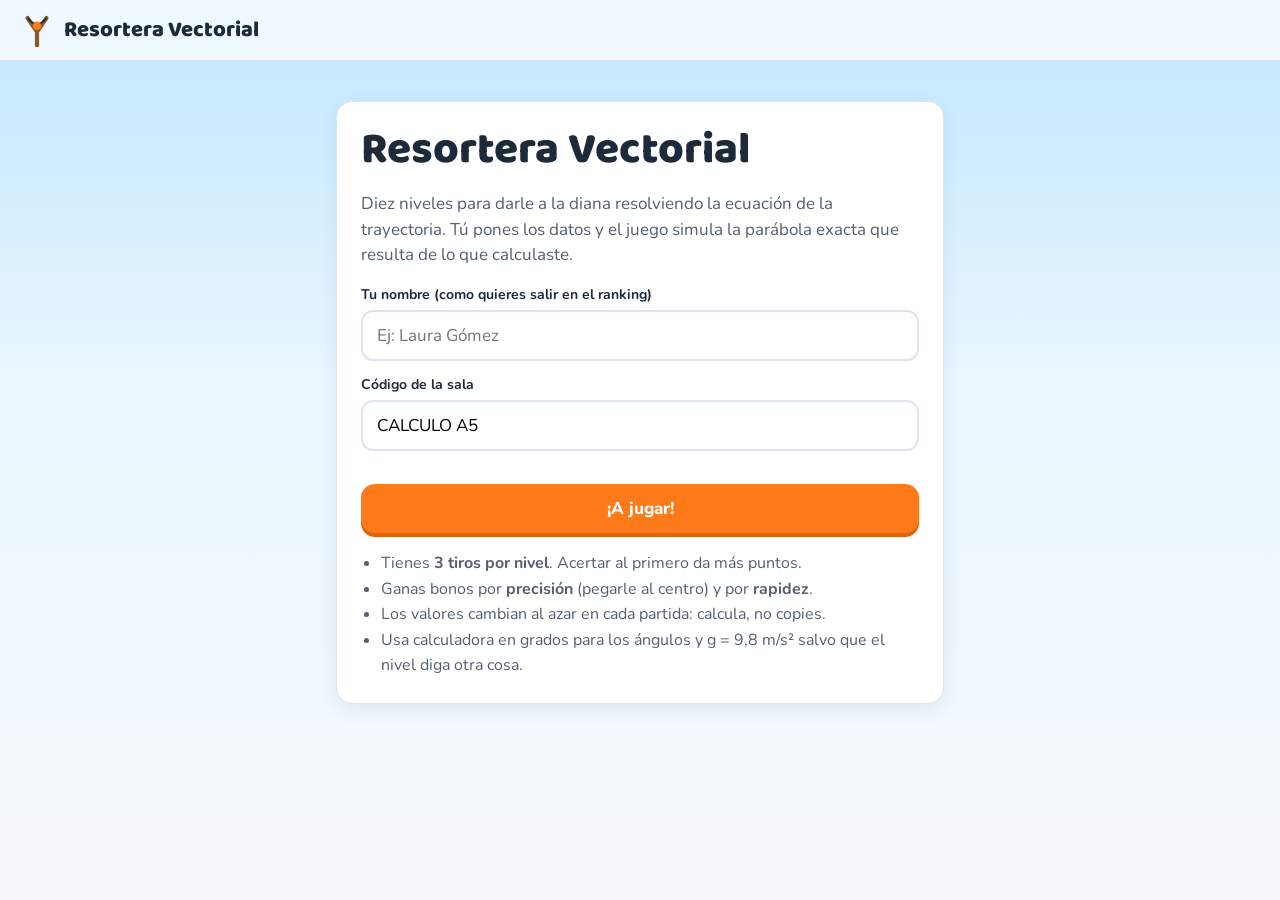
<file: index.html>
<!DOCTYPE html>
<html lang="es">
<head>
  <meta charset="utf-8" />
  <meta name="viewport" content="width=device-width, initial-scale=1" />
  <title>Resortera Vectorial · Cálculo Vectorial</title>
  <link rel="preconnect" href="https://fonts.googleapis.com" />
  <link rel="preconnect" href="https://fonts.gstatic.com" crossorigin />
  <link href="https://fonts.googleapis.com/css2?family=Baloo+2:wght@600;800&family=Nunito:wght@400;600;700;800;900&display=swap" rel="stylesheet" />
  <link rel="stylesheet" href="vendor/katex/katex.min.css" />
  <link rel="stylesheet" href="css/styles.css" />
</head>
<body>
  <header class="barra">
    <div class="logo">
      <svg viewBox="0 0 40 40" aria-hidden="true"><path d="M20 38V22M20 22L9 6M20 22L31 6" stroke="#8a5a2b" stroke-width="5" stroke-linecap="round" fill="none"/><path d="M9 6Q20 20 31 6" stroke="#1d2a3a" stroke-width="2" fill="none"/><circle cx="20" cy="15" r="5" fill="#ff7a1a"/></svg>
      Resortera Vectorial
    </div>
    <div class="espacio"></div>
    <span class="pill" id="pJugador" hidden></span>
    <span class="pill" id="pNivel" hidden></span>
    <span class="pill" id="pPuntos" hidden>Puntos: <b id="puntosTotal">0</b></span>
    <span class="pill modo-local" id="pModo" hidden>Modo local (sin nube)</span>
  </header>

  <!-- INICIO -->
  <section class="pantalla activa" id="sInicio">
    <div class="centro">
      <div class="tarjeta hero">
        <h1>Resortera Vectorial</h1>
        <p>Diez niveles para darle a la diana resolviendo la ecuación de la trayectoria. Tú pones los datos y el juego simula la parábola exacta que resulta de lo que calculaste.</p>
        <form id="formInicio" autocomplete="off">
          <div class="campo">
            <label for="inNombre">Tu nombre (como quieres salir en el ranking)</label>
            <input id="inNombre" maxlength="40" required placeholder="Ej: Laura Gómez" />
          </div>
          <div class="campo">
            <label for="inSala">Código de la sala</label>
            <input id="inSala" maxlength="30" required placeholder="Lo da el profe" />
          </div>
          <div class="error" id="errInicio"></div>
          <button class="btn ancho" type="submit">¡A jugar!</button>
        </form>
        <ul class="reglas">
          <li>Tienes <b>3 tiros por nivel</b>. Acertar al primero da más puntos.</li>
          <li>Ganas bonos por <b>precisión</b> (pegarle al centro) y por <b>rapidez</b>.</li>
          <li>Los valores cambian al azar en cada partida: calcula, no copies.</li>
          <li>Usa calculadora en grados para los ángulos y g = 9,8 m/s² salvo que el nivel diga otra cosa.</li>
        </ul>
      </div>
    </div>
  </section>

  <!-- JUEGO -->
  <section class="pantalla" id="sJuego">
    <div class="juego">
      <div class="tarjeta lienzo">
        <canvas id="cv" width="1200" height="700" aria-label="Escena del lanzamiento"></canvas>
        <div class="leyenda">
          <span><i style="background:#ff7a1a"></i>trayectoria r(t)</span>
          <span><i style="background:#2b6fd6"></i>velocidad r′(t)</span>
          <span><i style="background:#e04848"></i>aceleración r″(t)</span>
          <span><i style="background:#9aa5b1"></i>tiros anteriores</span>
        </div>
      </div>
      <div class="panel">
        <div class="tarjeta">
          <span class="chip" id="lvTema"></span>
          <h2 id="lvTitulo"></h2>
        </div>
        <div class="tarjeta">
          <p class="seccion-t">Lo que ves</p>
          <div class="datos" id="lvDatos"></div>
        </div>
        <div class="tarjeta">
          <p class="seccion-t">La idea</p>
          <p class="idea" id="lvIdea"></p>
          <div class="formulas" id="lvFormulas" style="margin-top:12px"></div>
        </div>
        <div class="tarjeta">
          <p class="seccion-t">Tu respuesta</p>
          <form id="formTiro" autocomplete="off">
            <div class="entradas" id="lvEntradas"></div>
            <div class="acciones" style="margin-top:14px">
              <button class="btn" id="btnLanzar" type="submit">Lanzar</button>
              <div class="intentos" id="lvIntentos"></div>
            </div>
          </form>
          <div class="feedback" id="lvFeedback" style="margin-top:12px"></div>
          <button class="btn verde ancho" id="btnSiguiente" type="button" style="margin-top:12px" hidden>Siguiente nivel</button>
        </div>
      </div>
    </div>
  </section>

  <!-- FINAL -->
  <section class="pantalla" id="sFinal">
    <div class="centro" style="max-width:760px">
      <div class="tarjeta final">
        <h1>¡Partida terminada!</h1>
        <p id="finNombre" style="color:var(--tinta-suave);font-weight:700"></p>
        <div class="total-grande" id="finTotal">0</div>
        <table class="tabla" id="finTabla"></table>
        <div class="estado-guardado" id="finEstado"></div>
        <div class="acciones" style="margin-top:18px">
          <button class="btn" id="btnOtra" type="button">Jugar otra vez</button>
        </div>
      </div>
    </div>
  </section>

  <script src="vendor/katex/katex.min.js"></script>
  <script src="vendor/supabase.js"></script>
  <script src="js/config.js"></script>
  <script src="js/store.js"></script>
  <script src="js/levels.js"></script>
  <script src="js/game.js"></script>
</body>
</html>
</file>
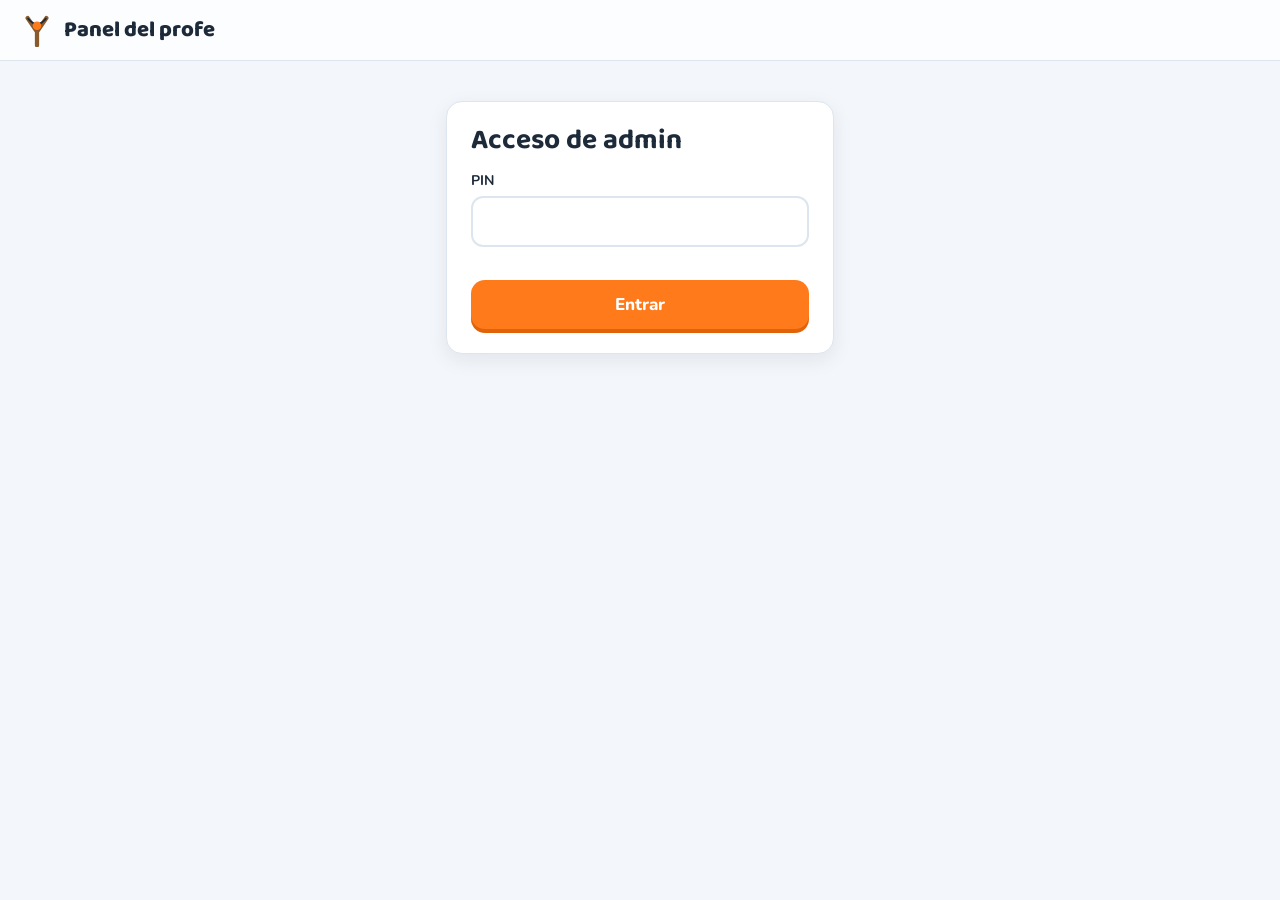
<file: admin.html>
<!DOCTYPE html>
<html lang="es">
<head>
  <meta charset="utf-8" />
  <meta name="viewport" content="width=device-width, initial-scale=1" />
  <title>Panel del profe · Resortera Vectorial</title>
  <link rel="preconnect" href="https://fonts.googleapis.com" />
  <link rel="preconnect" href="https://fonts.gstatic.com" crossorigin />
  <link href="https://fonts.googleapis.com/css2?family=Baloo+2:wght@600;800&family=Nunito:wght@400;600;700;800;900&display=swap" rel="stylesheet" />
  <link rel="stylesheet" href="css/styles.css" />
  <style>
    body { background: #f3f6fa; }
    .wrap { max-width: 1400px; margin: 0 auto; padding: 18px; display: flex; flex-direction: column; gap: 16px; }
    .filtros { display: flex; flex-wrap: wrap; gap: 12px; align-items: end; }
    .filtros .campo { margin: 0; min-width: 160px; }
    .filtros select, .filtros input { padding: 10px 12px; border: 2px solid var(--borde); border-radius: 12px; font-size: 15px; background: #fff; font-weight: 700; }
    .kpis { display: grid; grid-template-columns: repeat(5, minmax(0, 1fr)); gap: 12px; }
    .kpi { background: #fff; border: 1px solid var(--borde); border-radius: var(--radio); padding: 14px 16px; }
    .kpi .l { font-size: 12px; font-weight: 800; text-transform: uppercase; letter-spacing: .06em; color: var(--tinta-suave); }
    .kpi .n { font-family: 'Baloo 2'; font-size: 34px; font-weight: 800; line-height: 1.1; margin-top: 4px; font-variant-numeric: tabular-nums; }
    .grid2 { display: grid; grid-template-columns: minmax(0, 1.5fr) minmax(0, 1fr); gap: 16px; align-items: start; }
    .tabla tr:hover td { background: #fafcff; }
    .medalla { display: inline-grid; place-items: center; width: 26px; height: 26px; border-radius: 50%; font-weight: 900; font-size: 13px; background: #eef2f6; }
    .m1 { background: #ffd54a; } .m2 { background: #d5dbe2; } .m3 { background: #e6b183; }
    .barra-n { display: grid; grid-template-columns: 170px 1fr 60px; gap: 10px; align-items: center; font-size: 14px; margin: 8px 0; }
    .barra-n .track { height: 14px; background: #eef2f6; border-radius: 7px; overflow: hidden; }
    .barra-n .fill { height: 100%; border-radius: 7px; background: var(--verde); }
    .barra-n .sub { grid-column: 2 / 4; font-size: 12px; color: var(--tinta-suave); margin-top: -6px; }
    .feed { font-size: 14px; max-height: 420px; overflow: auto; }
    .feed div { padding: 7px 0; border-bottom: 1px solid var(--borde); display: flex; gap: 8px; }
    .feed .hora { color: var(--tinta-suave); font-variant-numeric: tabular-nums; min-width: 64px; }
    .estado { font-size: 13px; color: var(--tinta-suave); font-weight: 700; }
    .vacio { color: var(--tinta-suave); padding: 24px; text-align: center; }
    /* proyector */
    #proyector { position: fixed; inset: 0; background: linear-gradient(180deg, #1d2a3a, #2b3f5a); color: #fff; z-index: 50; display: none; padding: 32px 48px; overflow: auto; }
    #proyector.on { display: block; }
    #proyector h1 { font-size: 48px; text-align: center; }
    #proyector .sub { text-align: center; opacity: .7; font-weight: 700; font-size: 18px; }
    .podio { display: flex; justify-content: center; align-items: flex-end; gap: 24px; margin: 36px 0 28px; }
    .podio .col { text-align: center; width: 260px; }
    .podio .nom { font-family: 'Baloo 2'; font-size: 28px; font-weight: 800; line-height: 1.1; word-break: break-word; }
    .podio .pts { font-size: 22px; font-weight: 800; opacity: .85; margin: 4px 0 10px; }
    .podio .bloque { border-radius: 14px 14px 0 0; display: grid; place-items: center; font-family: 'Baloo 2'; font-size: 56px; font-weight: 800; color: #1d2a3a; }
    .lista-proy { max-width: 900px; margin: 0 auto; font-size: 22px; }
    .lista-proy div { display: grid; grid-template-columns: 60px 1fr auto; padding: 8px 14px; border-bottom: 1px solid rgba(255,255,255,.12); }
    .cerrar-proy { position: fixed; top: 16px; right: 20px; z-index: 51; }
    @media (max-width: 1000px) { .kpis { grid-template-columns: repeat(2, 1fr); } .grid2 { grid-template-columns: 1fr; } }
  </style>
</head>
<body>
  <header class="barra">
    <div class="logo">
      <svg viewBox="0 0 40 40" aria-hidden="true"><path d="M20 38V22M20 22L9 6M20 22L31 6" stroke="#8a5a2b" stroke-width="5" stroke-linecap="round" fill="none"/><path d="M9 6Q20 20 31 6" stroke="#1d2a3a" stroke-width="2" fill="none"/><circle cx="20" cy="15" r="5" fill="#ff7a1a"/></svg>
      Panel del profe
    </div>
    <div class="espacio"></div>
    <span class="pill modo-local" id="pModo" hidden>Modo local: solo ves las partidas de este navegador</span>
    <span class="estado" id="estado"></span>
  </header>

  <!-- PIN -->
  <section class="pantalla activa" id="sPin">
    <div class="centro" style="max-width:420px">
      <form class="tarjeta" id="formPin">
        <h2 style="font-size:28px">Acceso de admin</h2>
        <div class="campo"><label for="inPin">PIN</label><input id="inPin" type="password" inputmode="numeric" required /></div>
        <div class="error" id="errPin"></div>
        <button class="btn ancho" type="submit">Entrar</button>
      </form>
    </div>
  </section>

  <!-- PANEL -->
  <section class="pantalla" id="sPanel">
    <div class="wrap">
      <div class="tarjeta filtros">
        <div class="campo"><label for="fFecha">Fecha</label><input type="date" id="fFecha" /></div>
        <div class="campo"><label for="fSala">Sala</label><select id="fSala"><option value="">Todas</option></select></div>
        <div class="campo"><label for="fModo">Puntaje que cuenta</label>
          <select id="fModo"><option value="mejor">Mejor partida de cada jugador</option><option value="primera">Solo la primera partida</option></select></div>
        <div class="campo"><label for="fBuscar">Buscar jugador</label><input id="fBuscar" placeholder="Nombre…" /></div>
        <div class="campo"><label for="fAuto">Actualizar</label><select id="fAuto"><option value="5">Cada 5 s</option><option value="15">Cada 15 s</option><option value="0">Manual</option></select></div>
        <div class="espacio" style="flex:1"></div>
        <button class="btn sec" id="btnRefrescar" type="button">Actualizar</button>
        <button class="btn sec" id="btnCSV" type="button">Exportar CSV</button>
        <button class="btn" id="btnProy" type="button">Modo proyector</button>
      </div>

      <div class="tarjeta" id="linkJuego" style="display:flex;gap:12px;align-items:center;flex-wrap:wrap">
        <b>Link para los estudiantes:</b>
        <code id="urlJuego" style="background:#f3f6fa;padding:6px 10px;border-radius:8px;word-break:break-all"></code>
        <button class="btn sec" id="btnCopiar" type="button" style="padding:8px 14px;font-size:14px">Copiar</button>
      </div>

      <div class="kpis">
        <div class="kpi"><div class="l">Jugadores</div><div class="n" id="kJug">0</div></div>
        <div class="kpi"><div class="l">Partidas</div><div class="n" id="kPar">0</div></div>
        <div class="kpi"><div class="l">Partidas completas</div><div class="n" id="kComp">0</div></div>
        <div class="kpi"><div class="l">% de dianas</div><div class="n" id="kAci">0%</div></div>
        <div class="kpi"><div class="l">Puntaje promedio</div><div class="n" id="kProm">0</div></div>
      </div>

      <div class="grid2">
        <div class="tarjeta">
          <p class="seccion-t">Ranking</p>
          <div style="overflow-x:auto"><table class="tabla" id="tRanking"></table></div>
        </div>
        <div style="display:flex;flex-direction:column;gap:16px">
          <div class="tarjeta">
            <p class="seccion-t">¿Qué nivel les cuesta más? (% de dianas)</p>
            <div id="porNivel"></div>
          </div>
          <div class="tarjeta">
            <p class="seccion-t">Actividad en vivo</p>
            <div class="feed" id="feed"></div>
          </div>
        </div>
      </div>
      <div id="zonaLocal" hidden><button class="btn sec" id="btnBorrar" type="button">Borrar datos locales de prueba</button></div>
    </div>
  </section>

  <div id="proyector">
    <button class="btn sec cerrar-proy" id="btnCerrarProy" type="button">Cerrar</button>
    <h1>🏆 Ranking en vivo</h1>
    <div class="sub" id="proySub"></div>
    <div class="podio" id="podio"></div>
    <div class="lista-proy" id="listaProy"></div>
  </div>

  <script src="vendor/supabase.js"></script>
  <script src="js/config.js"></script>
  <script src="js/store.js"></script>
  <script src="js/admin.js"></script>
</body>
</html>
</file>
<file: css/styles.css>
:root {
  --cielo-1: #bfe6ff;
  --cielo-2: #eaf7ff;
  --tinta: #1d2a3a;
  --tinta-suave: #52606f;
  --tarjeta: #ffffff;
  --borde: #dde5ee;
  --acento: #ff7a1a;
  --acento-osc: #e0630a;
  --verde: #2fa86a;
  --rojo: #e04848;
  --azul: #2b6fd6;
  --amarillo: #ffc531;
  --radio: 16px;
  --sombra: 0 6px 20px rgba(29, 42, 58, 0.08);
}
* { box-sizing: border-box; }
html, body { margin: 0; padding: 0; }
body {
  font-family: 'Nunito', system-ui, -apple-system, Segoe UI, Roboto, sans-serif;
  color: var(--tinta);
  background: linear-gradient(180deg, var(--cielo-1), var(--cielo-2) 380px, #f6f9fc);
  min-height: 100vh;
}
h1, h2, h3, .titulo { font-family: 'Baloo 2', 'Nunito', sans-serif; margin: 0; line-height: 1.1; }
button { font: inherit; cursor: pointer; }
input { font: inherit; }

/* ---------- barra superior ---------- */
.barra {
  display: flex; align-items: center; gap: 16px; flex-wrap: wrap;
  padding: 12px 20px; background: rgba(255,255,255,0.75); backdrop-filter: blur(6px);
  border-bottom: 1px solid var(--borde); position: sticky; top: 0; z-index: 5;
}
.logo { display: flex; align-items: center; gap: 10px; font-family: 'Baloo 2'; font-weight: 800; font-size: 22px; }
.logo svg { width: 34px; height: 34px; }
.barra .espacio { flex: 1; }
.pill { background: #fff; border: 1px solid var(--borde); border-radius: 999px; padding: 6px 14px; font-weight: 700; font-size: 14px; white-space: nowrap; }
.pill b { color: var(--acento-osc); }
.modo-local { background: #fff6dc; border-color: #f3d47a; }

/* ---------- pantallas ---------- */
.pantalla { display: none; }
.pantalla.activa { display: block; }
.centro { max-width: 640px; margin: 40px auto; padding: 0 16px; }
.tarjeta { background: var(--tarjeta); border: 1px solid var(--borde); border-radius: var(--radio); box-shadow: var(--sombra); padding: 24px; }
.hero h1 { font-size: 44px; font-weight: 800; }
.hero p { color: var(--tinta-suave); font-size: 17px; line-height: 1.5; }
.campo { display: flex; flex-direction: column; gap: 6px; margin: 14px 0; }
.campo label { font-weight: 700; font-size: 14px; }
.campo input {
  padding: 12px 14px; border: 2px solid var(--borde); border-radius: 12px; font-size: 17px; outline: none; background: #fff;
}
.campo input:focus { border-color: var(--azul); }
.btn {
  border: 0; border-radius: 14px; padding: 13px 22px; font-weight: 800; font-size: 17px;
  background: var(--acento); color: #fff; box-shadow: 0 4px 0 var(--acento-osc); transition: transform .06s;
}
.btn:active { transform: translateY(3px); box-shadow: 0 1px 0 var(--acento-osc); }
.btn:disabled { background: #b8c2cc; box-shadow: 0 4px 0 #9aa5b1; cursor: not-allowed; }
.btn.sec { background: #fff; color: var(--tinta); border: 2px solid var(--borde); box-shadow: 0 4px 0 var(--borde); }
.btn.verde { background: var(--verde); box-shadow: 0 4px 0 #23804f; }
.btn.ancho { width: 100%; }
.reglas { margin: 18px 0 0; padding-left: 20px; color: var(--tinta-suave); line-height: 1.6; }
.error { color: var(--rojo); font-weight: 700; min-height: 1.2em; }

/* ---------- juego ---------- */
.juego { display: grid; grid-template-columns: minmax(0, 1.65fr) minmax(320px, 1fr); gap: 18px; padding: 18px; max-width: 1500px; margin: 0 auto; }
.lienzo { padding: 10px; position: sticky; top: 72px; align-self: start; }
.lienzo canvas { width: 100%; height: auto; display: block; border-radius: 12px; background: #dff2ff; touch-action: manipulation; }
.leyenda { display: flex; gap: 14px; flex-wrap: wrap; font-size: 13px; color: var(--tinta-suave); padding: 8px 4px 0; }
.leyenda i { display: inline-block; width: 18px; height: 3px; vertical-align: middle; margin-right: 6px; border-radius: 2px; }
.panel { display: flex; flex-direction: column; gap: 14px; }
.chip { display: inline-block; background: #e8f0ff; color: var(--azul); font-weight: 800; font-size: 12px; padding: 4px 10px; border-radius: 999px; letter-spacing: .02em; }
.panel h2 { font-size: 30px; font-weight: 800; margin-top: 6px; }
.seccion-t { font-size: 12px; font-weight: 800; text-transform: uppercase; letter-spacing: .08em; color: var(--tinta-suave); margin: 0 0 8px; }
.datos { display: grid; grid-template-columns: 1fr auto; gap: 6px 12px; font-size: 15px; }
.datos .v { font-weight: 800; font-variant-numeric: tabular-nums; text-align: right; }
.datos .u { color: var(--tinta-suave); font-weight: 600; margin-left: 4px; }
.idea { font-size: 15px; line-height: 1.55; margin: 0; }
.formulas { display: flex; flex-direction: column; gap: 10px; overflow-x: auto; padding: 10px 12px; background: #f7f9fc; border-radius: 12px; border: 1px dashed var(--borde); }
.formulas .f { font-size: 15px; }
.entradas { display: flex; flex-direction: column; gap: 10px; }
.entrada { display: grid; grid-template-columns: 1fr 150px; align-items: center; gap: 10px; }
.entrada label { font-weight: 800; }
.entrada .caja { display: flex; align-items: center; border: 2px solid var(--borde); border-radius: 12px; background: #fff; padding-right: 10px; }
.entrada .caja:focus-within { border-color: var(--azul); }
.entrada input { border: 0; outline: none; padding: 11px 10px; width: 100%; font-size: 18px; font-weight: 800; background: transparent; font-variant-numeric: tabular-nums; }
.entrada .unidad { color: var(--tinta-suave); font-weight: 700; }
.acciones { display: flex; gap: 10px; align-items: center; }
.intentos { display: flex; gap: 6px; align-items: center; font-size: 13px; color: var(--tinta-suave); font-weight: 700; }
.intentos span { width: 14px; height: 14px; border-radius: 50%; background: var(--acento); display: inline-block; }
.intentos span.usado { background: #d4dbe3; }
.feedback { border-radius: 12px; padding: 12px 14px; font-weight: 700; line-height: 1.45; display: none; }
.feedback.on { display: block; }
.feedback.bien { background: #e6f7ee; color: #1b6e45; border: 1px solid #b6e5cb; }
.feedback.mal { background: #fdeeee; color: #9b2c2c; border: 1px solid #f3c3c3; }
.feedback.info { background: #eef4ff; color: #234b8f; border: 1px solid #c9d9f7; }
.desglose { display: grid; grid-template-columns: 1fr auto; gap: 2px 10px; margin-top: 8px; font-weight: 600; }
.desglose .tot { font-weight: 900; border-top: 1px solid currentColor; padding-top: 4px; }

/* ---------- final ---------- */
.final h1 { font-size: 40px; }
.total-grande { font-family: 'Baloo 2'; font-size: 72px; font-weight: 800; color: var(--acento-osc); line-height: 1; margin: 10px 0; }
table.tabla { width: 100%; border-collapse: collapse; font-size: 15px; }
.tabla th, .tabla td { padding: 8px 10px; border-bottom: 1px solid var(--borde); text-align: left; }
.tabla th { font-size: 12px; text-transform: uppercase; letter-spacing: .06em; color: var(--tinta-suave); }
.tabla td.num, .tabla th.num { text-align: right; font-variant-numeric: tabular-nums; }
.ok { color: var(--verde); font-weight: 800; }
.no { color: var(--rojo); font-weight: 800; }
.estado-guardado { font-size: 14px; color: var(--tinta-suave); margin-top: 10px; }

@media (max-width: 960px) {
  .lienzo { position: relative; top: 0; }
  .juego { grid-template-columns: 1fr; padding: 10px; }
  .panel h2 { font-size: 24px; }
  .hero h1 { font-size: 34px; }
  .barra { padding: 10px 12px; gap: 8px; }
  .logo { font-size: 18px; }
}
</file>
